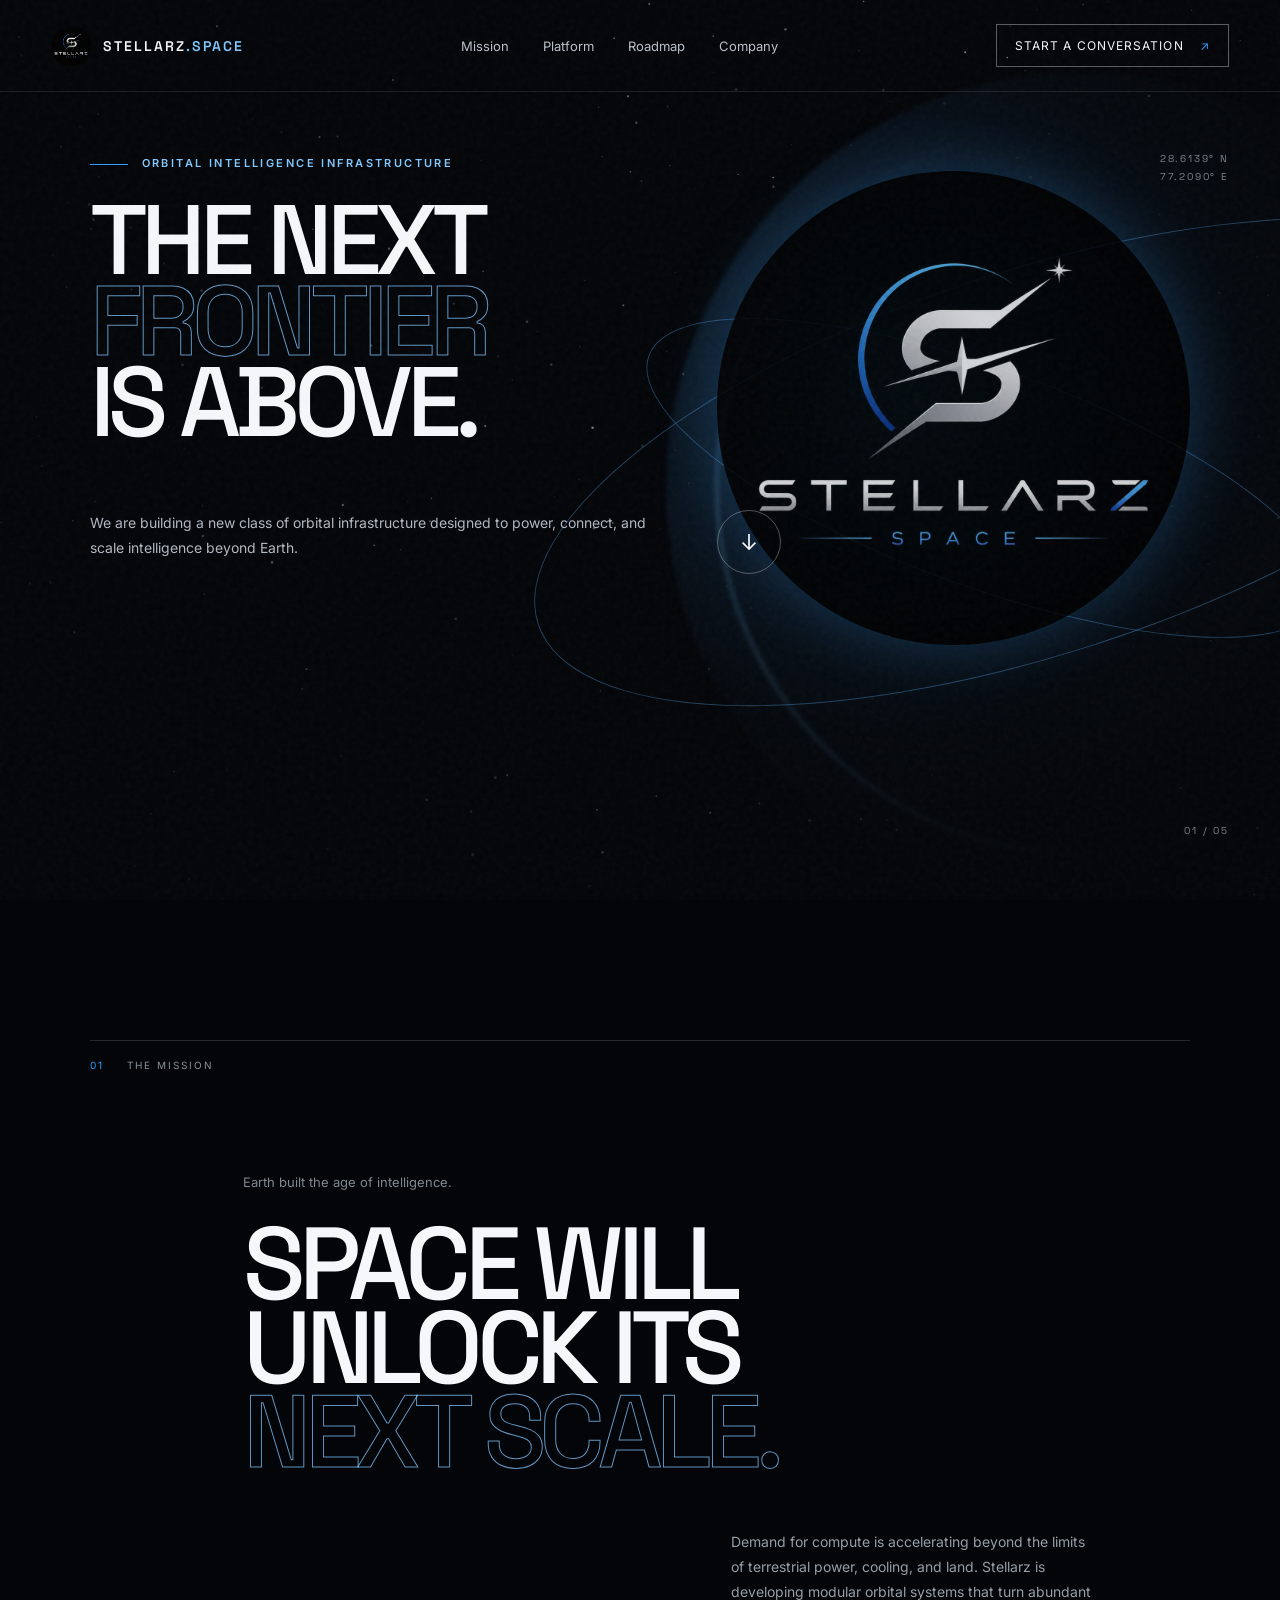
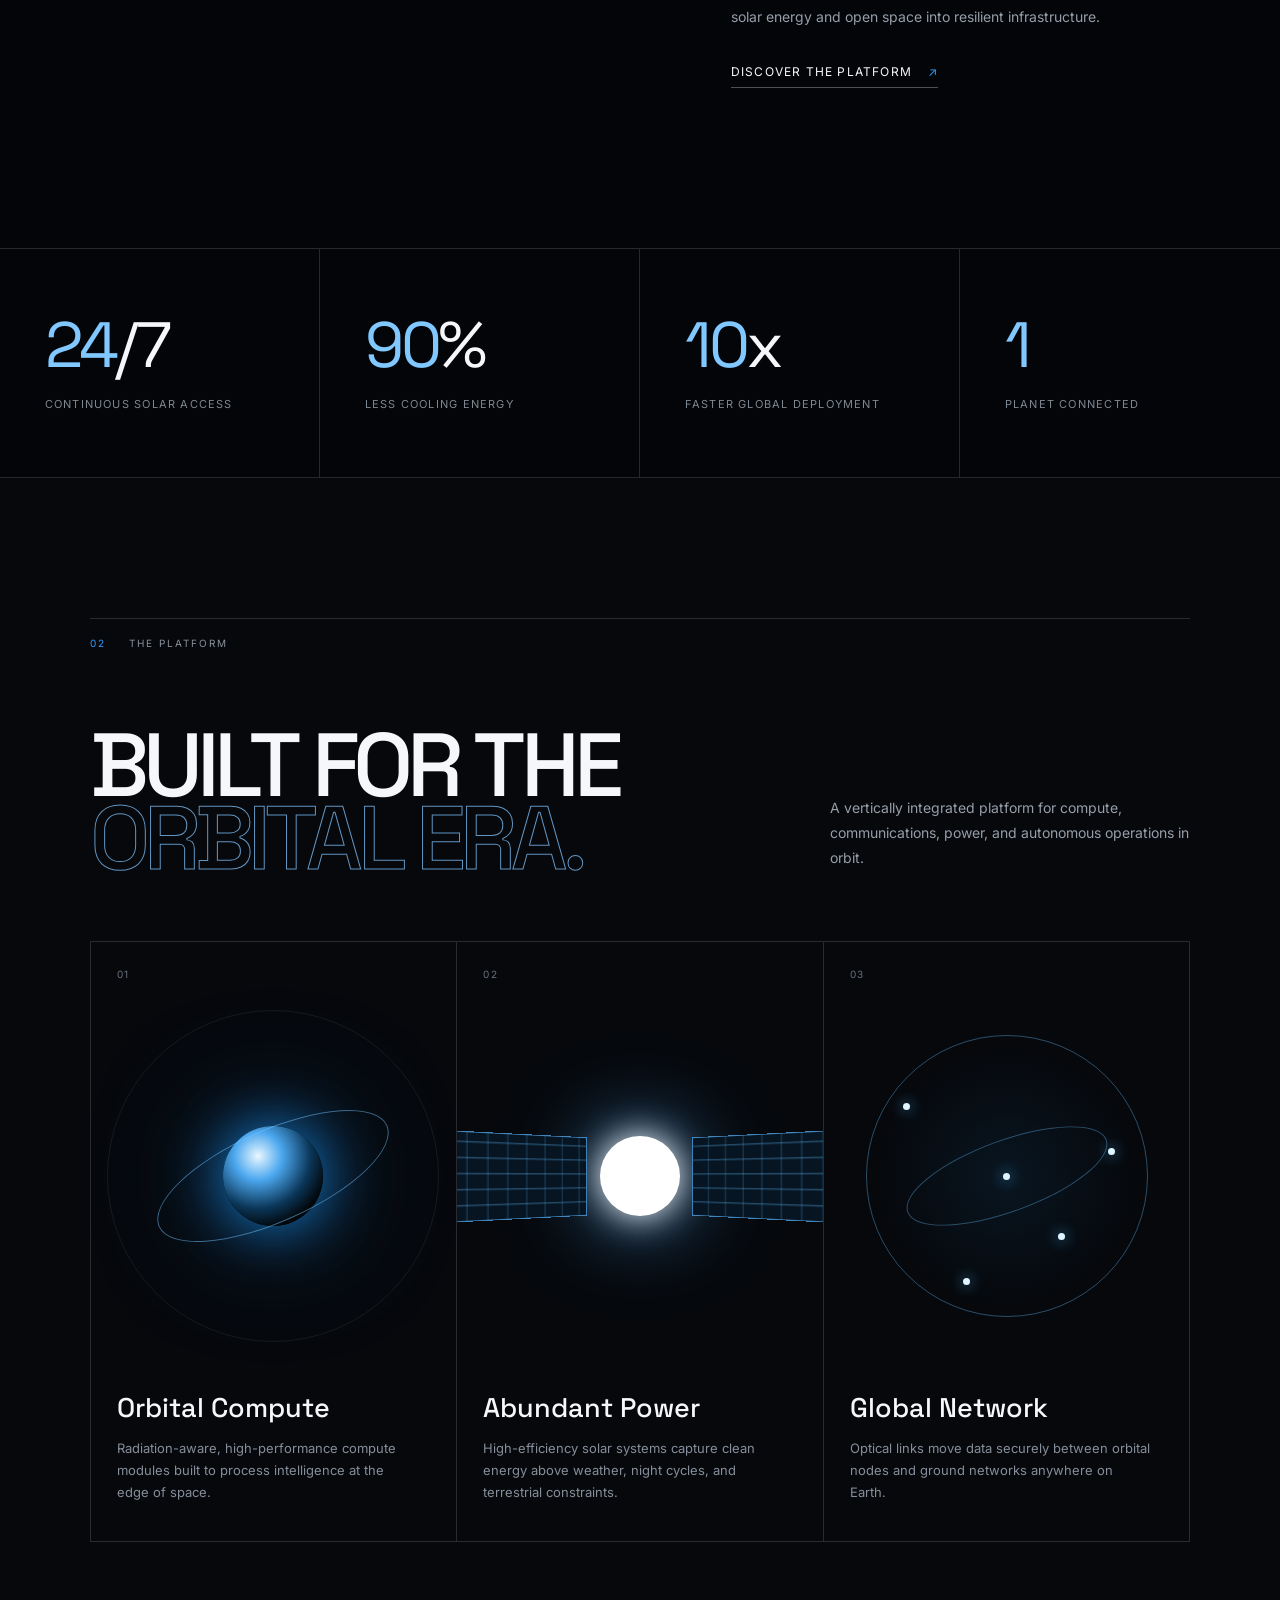
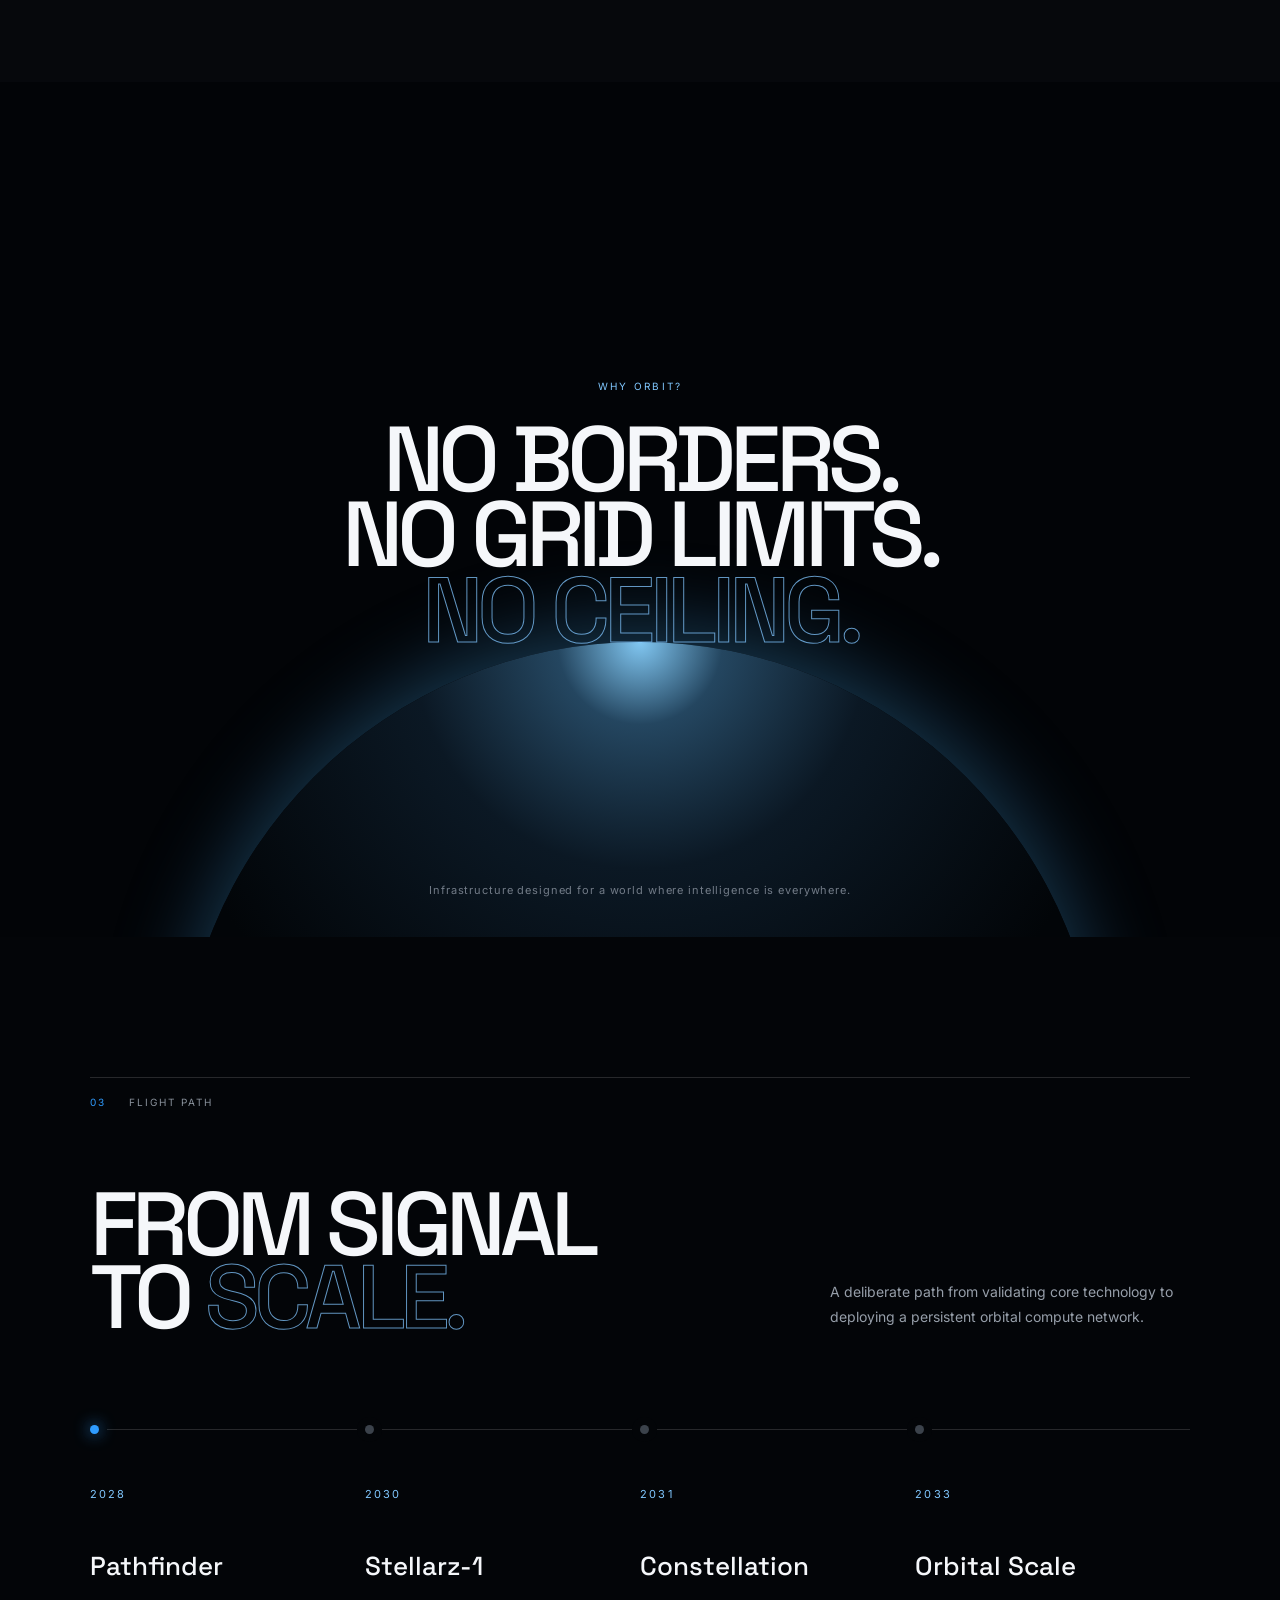
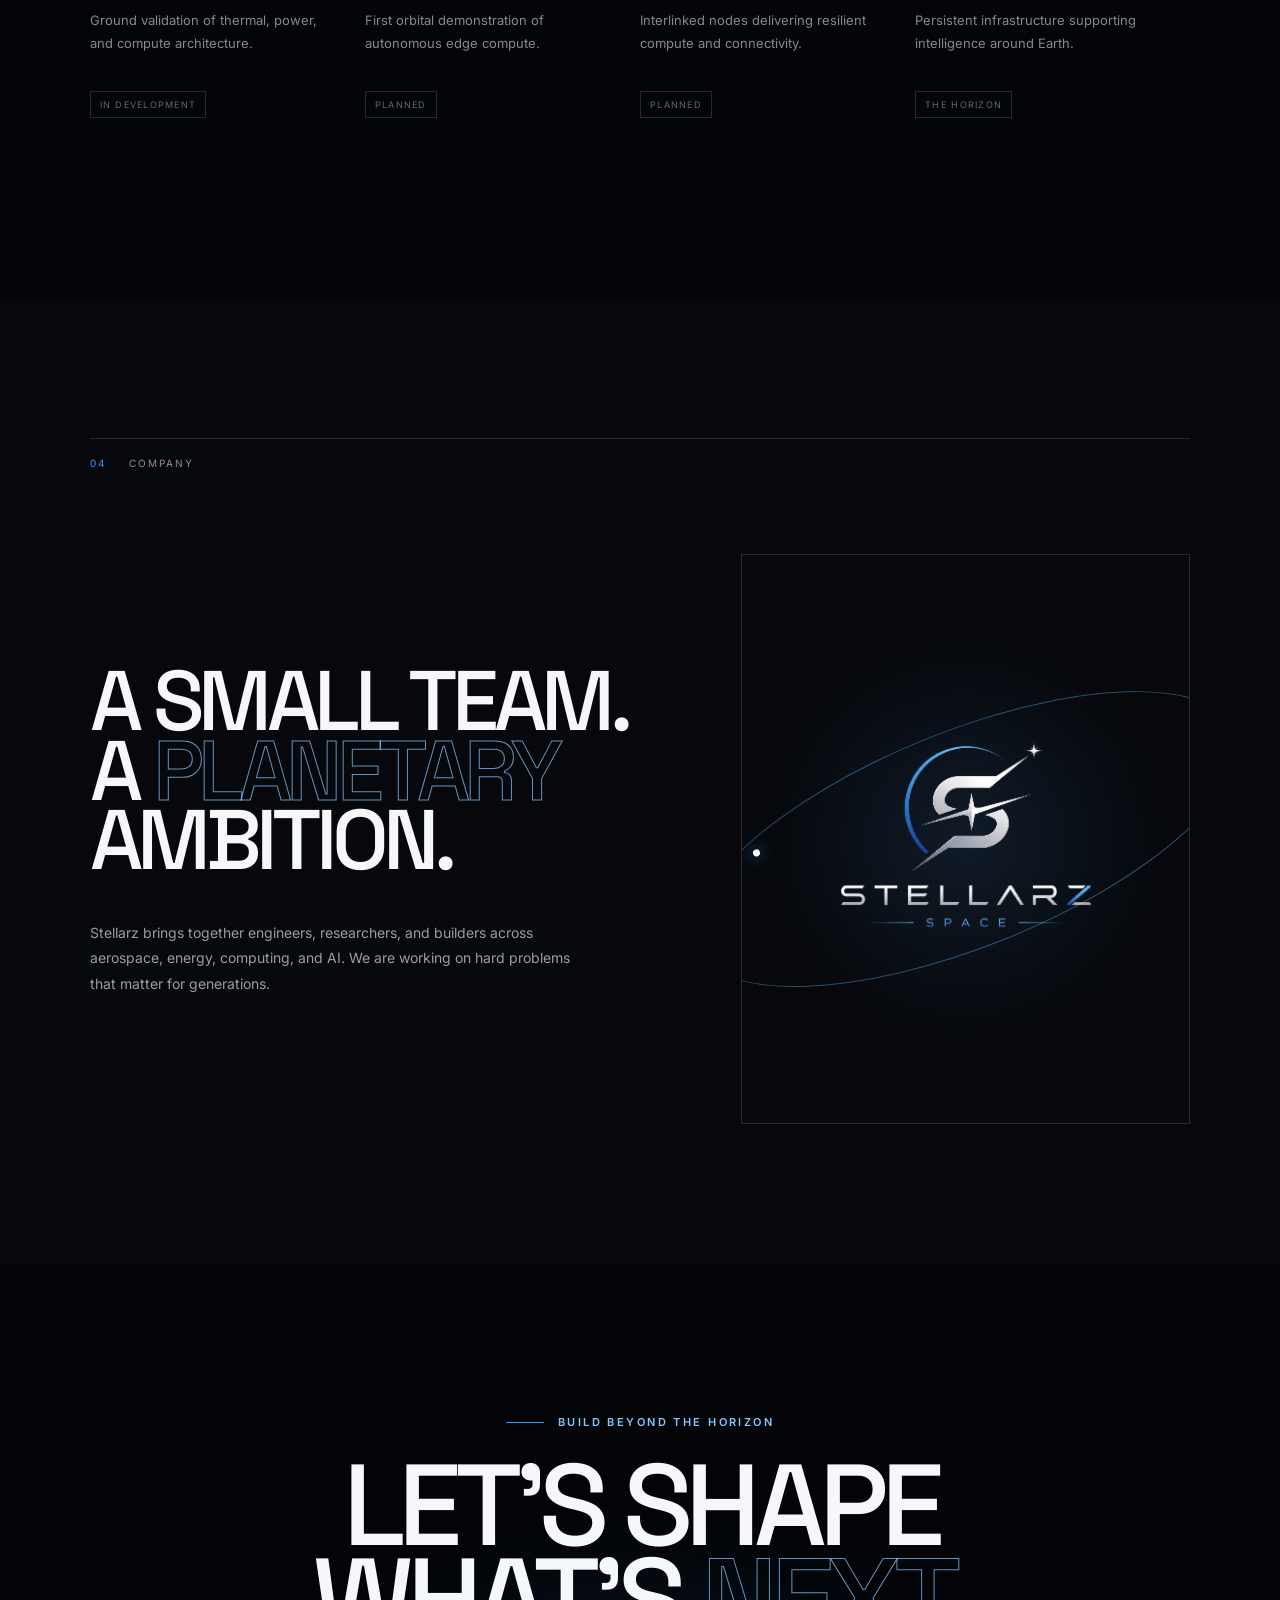
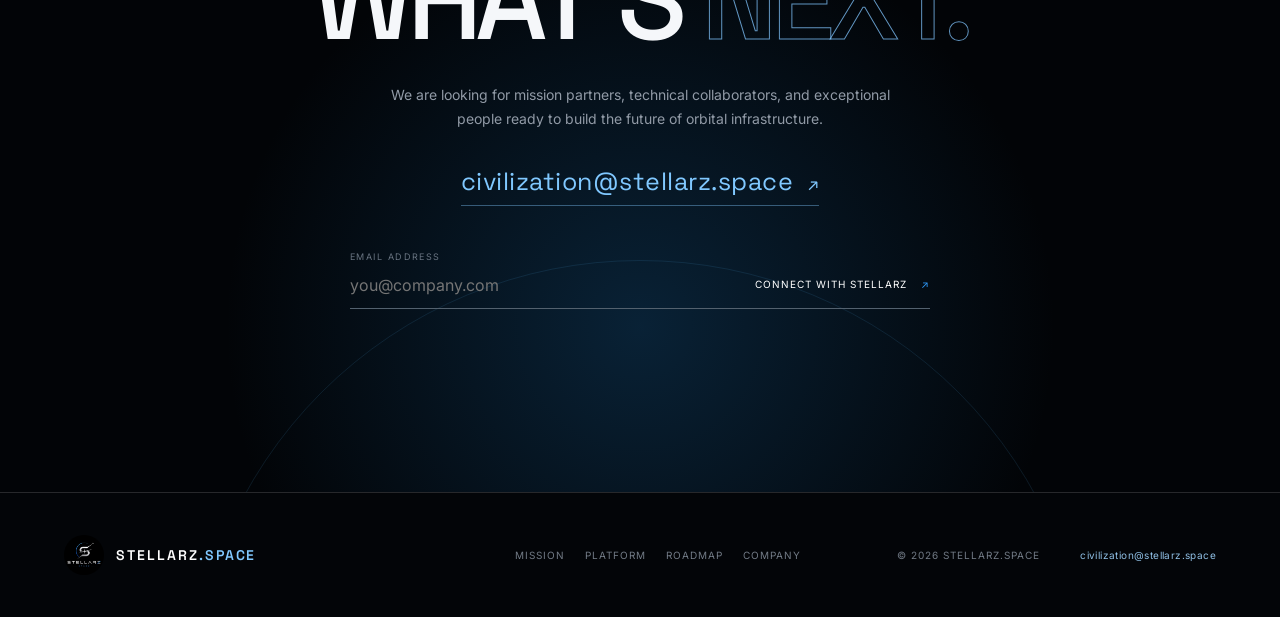
<file: index.html>
<!DOCTYPE html>
<html lang="en">
<head>
  <meta charset="UTF-8">
  <meta name="viewport" content="width=device-width, initial-scale=1.0">
  <meta name="description" content="Stellarz.space is building intelligent infrastructure beyond Earth.">
  <title>Stellarz.space | Intelligence Beyond Earth</title>
  <meta property="og:title" content="Stellarz.space | Intelligence Beyond Earth">
  <meta property="og:description" content="Stellarz.space is building intelligent infrastructure beyond Earth.">
  <meta property="og:type" content="website">
  <meta property="og:url" content="https://stellarz.space/">
  <meta property="og:image" content="https://stellarz.space/assets/stellarz-logo.png">
  <meta property="og:image:width" content="1254">
  <meta property="og:image:height" content="1254">
  <meta property="og:image:alt" content="Stellarz.space logo">
  <meta name="twitter:card" content="summary_large_image">
  <meta name="twitter:title" content="Stellarz.space | Intelligence Beyond Earth">
  <meta name="twitter:description" content="Stellarz.space is building intelligent infrastructure beyond Earth.">
  <meta name="twitter:image" content="https://stellarz.space/assets/stellarz-logo.png">
  <link rel="icon" type="image/png" href="assets/stellarz-logo.png">
  <link rel="apple-touch-icon" href="assets/stellarz-logo.png">
  <link rel="preconnect" href="https://fonts.googleapis.com">
  <link rel="preconnect" href="https://fonts.gstatic.com" crossorigin>
  <link href="https://fonts.googleapis.com/css2?family=Inter:wght@400;500;600&family=Space+Grotesk:wght@400;500;600;700&display=swap" rel="stylesheet">
  <link rel="stylesheet" href="styles.css">
  <meta name="msvalidate.01" content="B19B8858077C8D6286FB2FC5845E2E1E" />
</head>
<body>
  <div class="noise"></div>
  <header class="site-header">
    <a class="brand" href="#top" aria-label="Stellarz.space home">
      <img src="assets/stellarz-logo.png" alt="">
      <span>STELLARZ<span class="brand-dot">.SPACE</span></span>
    </a>
    <nav class="desktop-nav" aria-label="Primary navigation">
      <a href="#mission">Mission</a>
      <a href="#platform">Platform</a>
      <a href="#roadmap">Roadmap</a>
      <a href="#company">Company</a>
    </nav>
    <a class="nav-cta" href="#contact">Start a conversation <span>↗</span></a>
    <button class="menu-toggle" type="button" aria-expanded="false" aria-controls="mobile-nav">
      <span></span><span></span>
      <span class="sr-only">Open menu</span>
    </button>
    <nav class="mobile-nav" id="mobile-nav" aria-label="Mobile navigation">
      <a href="#mission">Mission</a>
      <a href="#platform">Platform</a>
      <a href="#roadmap">Roadmap</a>
      <a href="#company">Company</a>
      <a href="#contact">Start a conversation</a>
    </nav>
  </header>

  <main id="top">
    <section class="hero">
      <canvas id="starfield" aria-hidden="true"></canvas>
      <div class="orbit orbit-one"></div>
      <div class="orbit orbit-two"></div>
      <div class="hero-glow"></div>
      <div class="hero-logo" aria-hidden="true">
        <img src="assets/stellarz-logo.png" alt="">
      </div>
      <div class="hero-content">
        <p class="eyebrow reveal">Orbital intelligence infrastructure</p>
        <h1 class="reveal">THE NEXT<br><span>FRONTIER</span><br>IS ABOVE.</h1>
        <div class="hero-bottom reveal">
          <p>We are building a new class of orbital infrastructure designed to power, connect, and scale intelligence beyond Earth.</p>
          <a class="circle-link" href="#mission" aria-label="Explore our mission"><span>↓</span></a>
        </div>
      </div>
      <div class="hero-index">01 / 05</div>
      <div class="hero-coordinate">28.6139° N<br>77.2090° E</div>
    </section>

    <section class="manifesto section" id="mission">
      <div class="section-label reveal"><span>01</span> The mission</div>
      <div class="manifesto-copy">
        <p class="lead reveal">Earth built the age of intelligence.</p>
        <h2 class="reveal">SPACE WILL<br>UNLOCK ITS<br><span>NEXT SCALE.</span></h2>
        <div class="manifesto-detail reveal">
          <p>Demand for compute is accelerating beyond the limits of terrestrial power, cooling, and land. Stellarz is developing modular orbital systems that turn abundant solar energy and open space into resilient infrastructure.</p>
          <a class="text-link" href="#platform">Discover the platform <span>↗</span></a>
        </div>
      </div>
    </section>

    <section class="stats">
      <div class="stat reveal">
        <strong><span data-count="24">0</span>/7</strong>
        <p>Continuous solar access</p>
      </div>
      <div class="stat reveal">
        <strong><span data-count="90">0</span>%</strong>
        <p>Less cooling energy</p>
      </div>
      <div class="stat reveal">
        <strong><span data-count="10">0</span>x</strong>
        <p>Faster global deployment</p>
      </div>
      <div class="stat reveal">
        <strong><span data-count="1">0</span></strong>
        <p>Planet connected</p>
      </div>
    </section>

    <section class="platform section" id="platform">
      <div class="section-label reveal"><span>02</span> The platform</div>
      <div class="section-heading">
        <h2 class="reveal">BUILT FOR THE<br><span>ORBITAL ERA.</span></h2>
        <p class="reveal">A vertically integrated platform for compute, communications, power, and autonomous operations in orbit.</p>
      </div>
      <div class="capability-grid">
        <article class="capability-card reveal">
          <div class="card-number">01</div>
          <div class="card-visual visual-compute">
            <div class="core"></div>
            <div class="core-ring"></div>
          </div>
          <h3>Orbital Compute</h3>
          <p>Radiation-aware, high-performance compute modules built to process intelligence at the edge of space.</p>
        </article>
        <article class="capability-card reveal">
          <div class="card-number">02</div>
          <div class="card-visual visual-power">
            <div class="sun"></div>
            <div class="panel panel-one"></div>
            <div class="panel panel-two"></div>
          </div>
          <h3>Abundant Power</h3>
          <p>High-efficiency solar systems capture clean energy above weather, night cycles, and terrestrial constraints.</p>
        </article>
        <article class="capability-card reveal">
          <div class="card-number">03</div>
          <div class="card-visual visual-network">
            <span></span><span></span><span></span><span></span><span></span>
          </div>
          <h3>Global Network</h3>
          <p>Optical links move data securely between orbital nodes and ground networks anywhere on Earth.</p>
        </article>
      </div>
    </section>

    <section class="statement">
      <div class="earth"></div>
      <div class="statement-content reveal">
        <p>Why orbit?</p>
        <h2>NO BORDERS.<br>NO GRID LIMITS.<br><span>NO CEILING.</span></h2>
      </div>
      <div class="statement-note reveal">Infrastructure designed for a world where intelligence is everywhere.</div>
    </section>

    <section class="roadmap section" id="roadmap">
      <div class="section-label reveal"><span>03</span> Flight path</div>
      <div class="section-heading">
        <h2 class="reveal">FROM SIGNAL<br>TO <span>SCALE.</span></h2>
        <p class="reveal">A deliberate path from validating core technology to deploying a persistent orbital compute network.</p>
      </div>
      <div class="timeline">
        <article class="milestone complete reveal">
          <div class="timeline-dot"></div>
          <p class="year">2028</p>
          <h3>Pathfinder</h3>
          <p>Ground validation of thermal, power, and compute architecture.</p>
          <span class="status">In development</span>
        </article>
        <article class="milestone reveal">
          <div class="timeline-dot"></div>
          <p class="year">2030</p>
          <h3>Stellarz-1</h3>
          <p>First orbital demonstration of autonomous edge compute.</p>
          <span class="status">Planned</span>
        </article>
        <article class="milestone reveal">
          <div class="timeline-dot"></div>
          <p class="year">2031</p>
          <h3>Constellation</h3>
          <p>Interlinked nodes delivering resilient compute and connectivity.</p>
          <span class="status">Planned</span>
        </article>
        <article class="milestone reveal">
          <div class="timeline-dot"></div>
          <p class="year">2033</p>
          <h3>Orbital Scale</h3>
          <p>Persistent infrastructure supporting intelligence around Earth.</p>
          <span class="status">The horizon</span>
        </article>
      </div>
    </section>

    <section class="company section" id="company">
      <div class="section-label reveal"><span>04</span> Company</div>
      <div class="company-grid">
        <div class="company-copy">
          <h2 class="reveal">A SMALL TEAM.<br>A <span>PLANETARY</span><br>AMBITION.</h2>
          <p class="reveal">Stellarz brings together engineers, researchers, and builders across aerospace, energy, computing, and AI. We are working on hard problems that matter for generations.</p>
        </div>
        <div class="company-panel reveal">
          <div class="panel-orbit"></div>
          <img src="assets/stellarz-logo.png" alt="Stellarz Space logo">
        </div>
      </div>
    </section>

    <section class="contact" id="contact">
      <div class="contact-inner">
        <p class="eyebrow reveal">Build beyond the horizon</p>
        <h2 class="reveal">LET'S SHAPE<br>WHAT'S <span>NEXT.</span></h2>
        <p class="contact-copy reveal">We are looking for mission partners, technical collaborators, and exceptional people ready to build the future of orbital infrastructure.</p>
        <a class="contact-email reveal" href="mailto:civilization@stellarz.space">civilization@stellarz.space <span>↗</span></a>
        <form class="contact-form reveal" action="https://formspree.io/f/xojzojwq" method="POST">
          <input type="hidden" name="message" value="Please contact this person about Stellarz.">
          <label>
            <span>Email address</span>
            <input type="email" name="email" placeholder="you@company.com" required>
          </label>
          <button type="submit">Connect with Stellarz <span>↗</span></button>
        </form>
        <p class="form-status" role="status"></p>
      </div>
    </section>
  </main>

  <footer>
    <a class="brand footer-brand" href="#top">
      <img src="assets/stellarz-logo.png" alt="">
      <span>STELLARZ<span class="brand-dot">.SPACE</span></span>
    </a>
    <div class="footer-links">
      <a href="#mission">Mission</a>
      <a href="#platform">Platform</a>
      <a href="#roadmap">Roadmap</a>
      <a href="#company">Company</a>
    </div>
    <p>© 2026 Stellarz.space</p>
    <a class="footer-email" href="mailto:civilization@stellarz.space">civilization@stellarz.space</a>
  </footer>
  <script src="script.js?v=3"></script>
</body>
</html>
</file>
<file: styles.css>
:root {
  --black: #030508;
  --panel: #090c12;
  --white: #f5f7fa;
  --muted: #8b939f;
  --line: rgba(255, 255, 255, 0.14);
  --blue: #2f9cff;
  --blue-light: #80c8ff;
  --display: "Space Grotesk", sans-serif;
  --body: "Inter", sans-serif;
}

* { box-sizing: border-box; }
html { scroll-behavior: smooth; background: var(--black); }
body {
  margin: 0;
  color: var(--white);
  background: var(--black);
  font-family: var(--body);
  overflow-x: hidden;
}
a { color: inherit; text-decoration: none; }
button, input { font: inherit; }
.sr-only { position: absolute; width: 1px; height: 1px; padding: 0; margin: -1px; overflow: hidden; clip: rect(0,0,0,0); white-space: nowrap; border: 0; }
.noise {
  position: fixed;
  inset: 0;
  opacity: .04;
  z-index: 20;
  pointer-events: none;
  background-image: url("data:image/svg+xml,%3Csvg viewBox='0 0 180 180' xmlns='http://www.w3.org/2000/svg'%3E%3Cfilter id='n'%3E%3CfeTurbulence type='fractalNoise' baseFrequency='.9' numOctaves='3' stitchTiles='stitch'/%3E%3C/filter%3E%3Crect width='100%25' height='100%25' filter='url(%23n)' opacity='.9'/%3E%3C/svg%3E");
}

.site-header {
  position: absolute;
  z-index: 10;
  top: 0;
  left: 0;
  right: 0;
  height: 92px;
  padding: 0 4vw;
  display: flex;
  align-items: center;
  justify-content: space-between;
  border-bottom: 1px solid rgba(255,255,255,.1);
}
.brand { display: flex; align-items: center; gap: 12px; font-family: var(--display); font-weight: 600; letter-spacing: .14em; font-size: 14px; }
.brand img { width: 40px; height: 40px; object-fit: cover; border-radius: 50%; }
.brand-dot { color: var(--blue-light); }
.desktop-nav { display: flex; gap: 34px; }
.desktop-nav a { color: #bbc1ca; font-size: 13px; transition: color .25s; }
.desktop-nav a:hover { color: white; }
.nav-cta { border: 1px solid rgba(255,255,255,.35); padding: 13px 18px; font-size: 12px; text-transform: uppercase; letter-spacing: .09em; transition: .25s; }
.nav-cta:hover { background: var(--white); color: var(--black); }
.nav-cta span, .text-link span { color: var(--blue); margin-left: 12px; }
.menu-toggle, .mobile-nav { display: none; }

.hero { position: relative; min-height: 100vh; overflow: hidden; display: flex; align-items: flex-start; padding: 145px 7vw 7vh; }
#starfield { position: absolute; inset: 0; width: 100%; height: 100%; }
.hero::after {
  content: "";
  position: absolute;
  inset: 0;
  background: linear-gradient(90deg, rgba(3,5,8,.88) 0%, rgba(3,5,8,.15) 55%, rgba(3,5,8,.45) 100%), linear-gradient(0deg, rgba(3,5,8,.75), transparent 45%);
}
.hero-glow { position: absolute; width: 65vw; height: 65vw; right: -17vw; top: 8vh; border-radius: 50%; background: radial-gradient(circle at 30% 40%, #38658a 0, #142b42 17%, #080e16 44%, transparent 70%); filter: blur(2px); opacity: .85; }
.hero-glow::before { content: ""; position: absolute; inset: 6%; border-radius: 50%; border-left: 2px solid rgba(117,197,255,.65); transform: rotate(-20deg); filter: blur(1px); }
.hero-logo {
  position: absolute;
  z-index: 2;
  top: 19%;
  right: 7%;
  width: clamp(280px, 37vw, 590px);
  aspect-ratio: 1;
  display: grid;
  place-items: center;
  pointer-events: none;
}
.hero-logo::before {
  content: "";
  position: absolute;
  inset: 12%;
  border-radius: 50%;
  background: rgba(0, 8, 15, .38);
  filter: blur(35px);
}
.hero-logo img {
  position: relative;
  width: 100%;
  height: 100%;
  object-fit: contain;
  border-radius: 50%;
  mix-blend-mode: screen;
  opacity: .82;
  filter: drop-shadow(0 0 28px rgba(48, 157, 255, .28));
}
.orbit { position: absolute; border: 1px solid rgba(90,177,255,.34); border-radius: 50%; z-index: 1; }
.orbit-one { width: 82vw; height: 30vw; right: -22vw; top: 30vh; transform: rotate(-18deg); }
.orbit-two { width: 56vw; height: 17vw; right: -5vw; top: 41vh; transform: rotate(20deg); }
.hero-content { position: relative; z-index: 3; width: min(54vw, 820px); }
.eyebrow { color: var(--blue-light); text-transform: uppercase; letter-spacing: .22em; font-size: 11px; font-weight: 600; }
.eyebrow::before { content: ""; display: inline-block; width: 38px; height: 1px; background: var(--blue); vertical-align: middle; margin-right: 14px; }
.hero h1, .section h2, .statement h2, .contact h2 { font-family: var(--display); font-size: clamp(62px, 9.4vw, 150px); line-height: .82; letter-spacing: -.065em; margin: 30px 0 0; font-weight: 500; }
.hero h1 { font-size: clamp(62px, 7.7vw, 122px); }
.hero h1 span, .section h2 span, .statement h2 span, .contact h2 span { color: transparent; -webkit-text-stroke: 1px rgba(130,198,255,.75); }
.hero-bottom { display: flex; align-items: flex-end; justify-content: space-between; max-width: 700px; margin-top: 55px; }
.hero-bottom p { width: min(560px, 65vw); color: #b1b8c2; line-height: 1.75; font-size: 14px; }
.circle-link { width: 64px; height: 64px; border-radius: 50%; display: grid; place-items: center; border: 1px solid rgba(255,255,255,.3); font-size: 22px; transition: .25s; }
.circle-link:hover { border-color: var(--blue); color: var(--blue); transform: translateY(4px); }
.hero-index, .hero-coordinate { position: absolute; z-index: 2; color: #78818c; font-family: var(--display); font-size: 10px; letter-spacing: .18em; }
.hero-index { right: 4vw; bottom: 7vh; }
.hero-coordinate { right: 4vw; top: 150px; line-height: 1.8; text-align: right; }

.section { padding: 140px 7vw; }
.section-label { text-transform: uppercase; font-size: 10px; letter-spacing: .2em; color: #89919b; border-top: 1px solid var(--line); padding-top: 18px; }
.section-label span { color: var(--blue); margin-right: 18px; }
.manifesto { min-height: 100vh; }
.manifesto-copy { padding: 90px 0 20px 12vw; position: relative; }
.manifesto-copy .lead { color: #7f8790; font-size: 13px; margin-bottom: 32px; }
.manifesto h2 { font-size: clamp(58px, 8vw, 126px); }
.manifesto-detail { width: 370px; margin: 55px 7vw 0 auto; }
.manifesto-detail p, .section-heading p, .company-copy > p { color: #969ea9; line-height: 1.8; font-size: 14px; }
.text-link { display: inline-block; margin-top: 20px; padding-bottom: 8px; border-bottom: 1px solid rgba(255,255,255,.3); font-size: 12px; text-transform: uppercase; letter-spacing: .1em; }

.stats { display: grid; grid-template-columns: repeat(4, 1fr); border-top: 1px solid var(--line); border-bottom: 1px solid var(--line); }
.stat { padding: 55px 3.5vw; border-right: 1px solid var(--line); }
.stat:last-child { border: 0; }
.stat strong { font-family: var(--display); display: block; font-size: clamp(36px, 5vw, 72px); font-weight: 400; letter-spacing: -.05em; }
.stat strong span { color: var(--blue-light); }
.stat p { color: #7f8790; font-size: 11px; text-transform: uppercase; letter-spacing: .11em; }

.platform { background: #06080c; }
.section-heading { display: flex; justify-content: space-between; align-items: flex-end; padding: 80px 0 65px; }
.section-heading h2 { font-size: clamp(55px, 7vw, 112px); margin: 0; }
.section-heading > p { max-width: 360px; margin: 0 0 5px; }
.capability-grid { display: grid; grid-template-columns: repeat(3, 1fr); border-top: 1px solid var(--line); border-left: 1px solid var(--line); }
.capability-card { min-height: 600px; padding: 26px; border-right: 1px solid var(--line); border-bottom: 1px solid var(--line); position: relative; overflow: hidden; }
.card-number { color: #68717d; font-size: 10px; letter-spacing: .17em; }
.capability-card h3 { font-family: var(--display); font-size: 27px; font-weight: 500; margin: 0 0 16px; position: absolute; bottom: 100px; }
.capability-card > p { color: #858e9a; font-size: 13px; line-height: 1.7; position: absolute; bottom: 24px; max-width: 300px; }
.card-visual { position: absolute; inset: 50px 0 180px; display: grid; place-items: center; }
.core { width: 100px; height: 100px; background: radial-gradient(circle at 35% 30%, #eaf7ff, #4ca8ef 25%, #0b3658 55%, #02070b 75%); border-radius: 50%; box-shadow: 0 0 60px #1686df, 0 0 140px rgba(47,156,255,.4); }
.core-ring { position: absolute; width: 250px; height: 92px; border: 1px solid rgba(116,197,255,.5); border-radius: 50%; transform: rotate(-24deg); }
.visual-compute::after { content: ""; position: absolute; width: 330px; height: 330px; border: 1px solid rgba(255,255,255,.07); border-radius: 50%; }
.sun { width: 80px; height: 80px; border-radius: 50%; background: white; box-shadow: 0 0 35px #fff, 0 0 90px #48a9ff; }
.panel { position: absolute; width: 150px; height: 85px; border: 1px solid #4086bd; background: repeating-linear-gradient(90deg, transparent 0 18px, rgba(91,180,246,.2) 19px 20px), repeating-linear-gradient(0deg, #071522 0 13px, #224a68 14px 15px); }
.panel-one { margin-left: -235px; transform: perspective(300px) rotateY(20deg); }
.panel-two { margin-left: 235px; transform: perspective(300px) rotateY(-20deg); }
.visual-network { background: radial-gradient(circle, rgba(30,119,183,.12), transparent 50%); }
.visual-network::before, .visual-network::after { content: ""; position: absolute; border: 1px solid rgba(100,190,255,.38); border-radius: 50%; }
.visual-network::before { width: 280px; height: 280px; }
.visual-network::after { width: 210px; height: 70px; transform: rotate(-20deg); }
.visual-network span { position: absolute; width: 7px; height: 7px; border-radius: 50%; background: #dff5ff; box-shadow: 0 0 14px #4db4ff; }
.visual-network span:nth-child(1) { transform: translate(-100px,-70px); }
.visual-network span:nth-child(2) { transform: translate(105px,-25px); }
.visual-network span:nth-child(3) { transform: translate(-40px,105px); }
.visual-network span:nth-child(4) { transform: translate(55px,60px); }

.statement { min-height: 95vh; position: relative; overflow: hidden; display: flex; align-items: center; justify-content: center; text-align: center; background: #020407; }
.earth { position: absolute; width: 72vw; height: 72vw; border-radius: 50%; bottom: -49vw; background: radial-gradient(circle at 50% 0%, #81c7f2 0, #244660 8%, #0b1824 22%, #020508 48%); box-shadow: 0 -15px 80px rgba(65,157,224,.35); }
.statement-content { position: relative; z-index: 1; }
.statement-content > p { text-transform: uppercase; letter-spacing: .23em; font-size: 10px; color: var(--blue-light); }
.statement h2 { font-size: clamp(50px, 7.2vw, 112px); }
.statement-note { position: absolute; bottom: 40px; z-index: 2; color: #727b87; font-size: 11px; letter-spacing: .08em; }

.roadmap .timeline { display: grid; grid-template-columns: repeat(4, 1fr); margin-top: 30px; border-top: 1px solid var(--line); }
.milestone { padding: 46px 30px 40px 0; position: relative; min-height: 300px; }
.timeline-dot { width: 9px; height: 9px; background: #3b424b; border-radius: 50%; position: absolute; top: -5px; box-shadow: 0 0 0 8px var(--black); }
.milestone.complete .timeline-dot { background: var(--blue); box-shadow: 0 0 16px var(--blue), 0 0 0 8px var(--black); }
.year { color: var(--blue-light); font-size: 11px; letter-spacing: .2em; }
.milestone h3 { font-family: var(--display); font-size: 26px; font-weight: 500; margin-top: 48px; }
.milestone > p:not(.year) { color: #818995; line-height: 1.7; font-size: 13px; max-width: 240px; }
.status { display: inline-block; margin-top: 24px; text-transform: uppercase; letter-spacing: .14em; font-size: 9px; color: #606976; border: 1px solid #252a31; padding: 7px 9px; }

.company { background: #06080c; }
.company-grid { display: grid; grid-template-columns: 1.1fr .9fr; gap: 8vw; padding-top: 85px; align-items: center; }
.company-copy h2 { font-size: clamp(50px, 6.6vw, 104px); margin: 0; }
.company-copy > p { max-width: 480px; margin-top: 45px; }
.company-panel { height: 570px; border: 1px solid var(--line); position: relative; display: grid; place-items: center; overflow: hidden; background: radial-gradient(circle, #101b28, #06080c 55%); }
.company-panel img { width: 68%; border-radius: 50%; position: relative; z-index: 1; mix-blend-mode: screen; }
.panel-orbit { position: absolute; width: 130%; height: 38%; border: 1px solid rgba(83,169,232,.45); border-radius: 50%; transform: rotate(-22deg); }
.panel-orbit::after { content: ""; position: absolute; width: 7px; height: 7px; border-radius: 50%; background: white; box-shadow: 0 0 16px #4caeff; left: 15%; top: 18%; }

.contact { min-height: 92vh; display: grid; place-items: center; text-align: center; padding: 100px 5vw; position: relative; overflow: hidden; background: radial-gradient(circle at 50% 80%, rgba(19,78,124,.4), transparent 45%), #020407; }
.contact::before { content: ""; position: absolute; width: 900px; height: 900px; border: 1px solid rgba(70,154,214,.14); border-radius: 50%; bottom: -670px; }
.contact-inner { position: relative; z-index: 1; max-width: 1000px; width: 100%; }
.contact h2 { font-size: clamp(60px, 9vw, 140px); }
.contact-copy { max-width: 540px; margin: 35px auto; color: #919aa6; line-height: 1.7; font-size: 14px; }
.contact-email { display: inline-block; color: var(--blue-light); font-family: var(--display); font-size: clamp(17px, 2vw, 25px); letter-spacing: .02em; padding-bottom: 8px; border-bottom: 1px solid rgba(128, 200, 255, .4); }
.contact-email span { margin-left: 8px; font-size: .7em; }
.contact-form { display: flex; max-width: 580px; margin: 45px auto 0; border-bottom: 1px solid #53616e; align-items: flex-end; }
.contact-form label { flex: 1; text-align: left; }
.contact-form label span { display: block; text-transform: uppercase; font-size: 9px; letter-spacing: .16em; color: #697481; }
.contact-form input { width: 100%; background: transparent; color: white; border: 0; outline: 0; padding: 13px 0; }
.contact-form button { background: transparent; color: white; border: 0; padding: 18px 0 18px 25px; text-transform: uppercase; font-size: 10px; letter-spacing: .1em; cursor: pointer; }
.contact-form button span { color: var(--blue); margin-left: 10px; }
.form-status { font-size: 12px; color: var(--blue-light); min-height: 18px; }

footer { padding: 42px 5vw; display: grid; grid-template-columns: 1.2fr 1fr auto auto; gap: 40px; align-items: center; border-top: 1px solid var(--line); color: #727b86; font-size: 10px; text-transform: uppercase; letter-spacing: .1em; }
.footer-brand { color: white; }
.footer-links { display: flex; gap: 20px; }
.footer-email { color: #8fbfe4; text-transform: lowercase; letter-spacing: .04em; }

.reveal { opacity: 0; transform: translateY(28px); transition: opacity .8s ease, transform .8s ease; }
.reveal.visible { opacity: 1; transform: translateY(0); }

@media (max-width: 900px) {
  .desktop-nav, .nav-cta { display: none; }
  .menu-toggle { display: block; width: 44px; height: 44px; background: none; border: 0; position: relative; z-index: 12; }
  .menu-toggle span:not(.sr-only) { display: block; height: 1px; background: white; width: 24px; margin: 7px auto; transition: .25s; }
  .menu-toggle.open span:first-child { transform: translateY(4px) rotate(45deg); }
  .menu-toggle.open span:nth-child(2) { transform: translateY(-4px) rotate(-45deg); }
  .mobile-nav { position: fixed; display: flex; flex-direction: column; inset: 0; background: rgba(3,5,8,.97); z-index: 11; padding: 130px 8vw; gap: 30px; font-family: var(--display); font-size: 32px; transform: translateY(-105%); transition: transform .4s ease; }
  .mobile-nav.open { transform: translateY(0); }
  .hero-glow { width: 105vw; height: 105vw; right: -50vw; top: 20vh; }
  .hero-logo { top: 25%; right: -8%; width: min(56vw, 450px); opacity: .52; }
  .hero-content { width: min(72vw, 650px); }
  .hero-coordinate { display: none; }
  .manifesto-copy { padding-left: 0; }
  .stats { grid-template-columns: repeat(2, 1fr); }
  .stat:nth-child(2) { border-right: 0; }
  .stat:nth-child(-n+2) { border-bottom: 1px solid var(--line); }
  .section-heading { display: block; }
  .section-heading > p { margin-top: 35px; }
  .capability-grid { grid-template-columns: 1fr; }
  .capability-card { min-height: 550px; }
  .roadmap .timeline { grid-template-columns: repeat(2, 1fr); }
  .company-grid { grid-template-columns: 1fr; }
  footer { grid-template-columns: 1fr 1fr; }
}

@media (max-width: 600px) {
  .site-header { height: 74px; padding: 0 5vw; }
  .brand img { width: 34px; height: 34px; }
  .brand { font-size: 11px; }
  .hero { padding: 120px 6vw 8vh; }
  .hero-content { width: 100%; }
  .hero-logo { top: 23%; right: -20%; width: 78vw; opacity: .3; }
  .hero h1 { font-size: clamp(53px, 17vw, 80px); }
  .hero-bottom { display: block; }
  .hero-bottom p { width: 100%; }
  .circle-link { margin-top: 25px; }
  .section { padding: 95px 6vw; }
  .manifesto h2, .section-heading h2, .company-copy h2 { font-size: 15vw; }
  .manifesto-detail { width: auto; margin: 45px 0 0; }
  .stats { grid-template-columns: 1fr; }
  .stat { border-right: 0; border-bottom: 1px solid var(--line); }
  .stat:nth-child(3) { border-bottom: 1px solid var(--line); }
  .capability-card { min-height: 500px; }
  .roadmap .timeline { grid-template-columns: 1fr; border-top: 0; }
  .milestone { border-top: 1px solid var(--line); min-height: 250px; }
  .company-panel { height: 420px; }
  .contact h2 { font-size: 16vw; }
  .contact-form { display: block; border: 0; }
  .contact-form label { display: block; border-bottom: 1px solid #53616e; }
  .contact-form button { width: 100%; border: 1px solid #53616e; margin-top: 20px; padding: 16px; }
  footer { grid-template-columns: 1fr; gap: 22px; }
  .footer-links { flex-wrap: wrap; }
}

@media (prefers-reduced-motion: reduce) {
  html { scroll-behavior: auto; }
  *, *::before, *::after { animation-duration: .01ms !important; animation-iteration-count: 1 !important; transition-duration: .01ms !important; }
  .reveal { opacity: 1; transform: none; }
}
</file>
